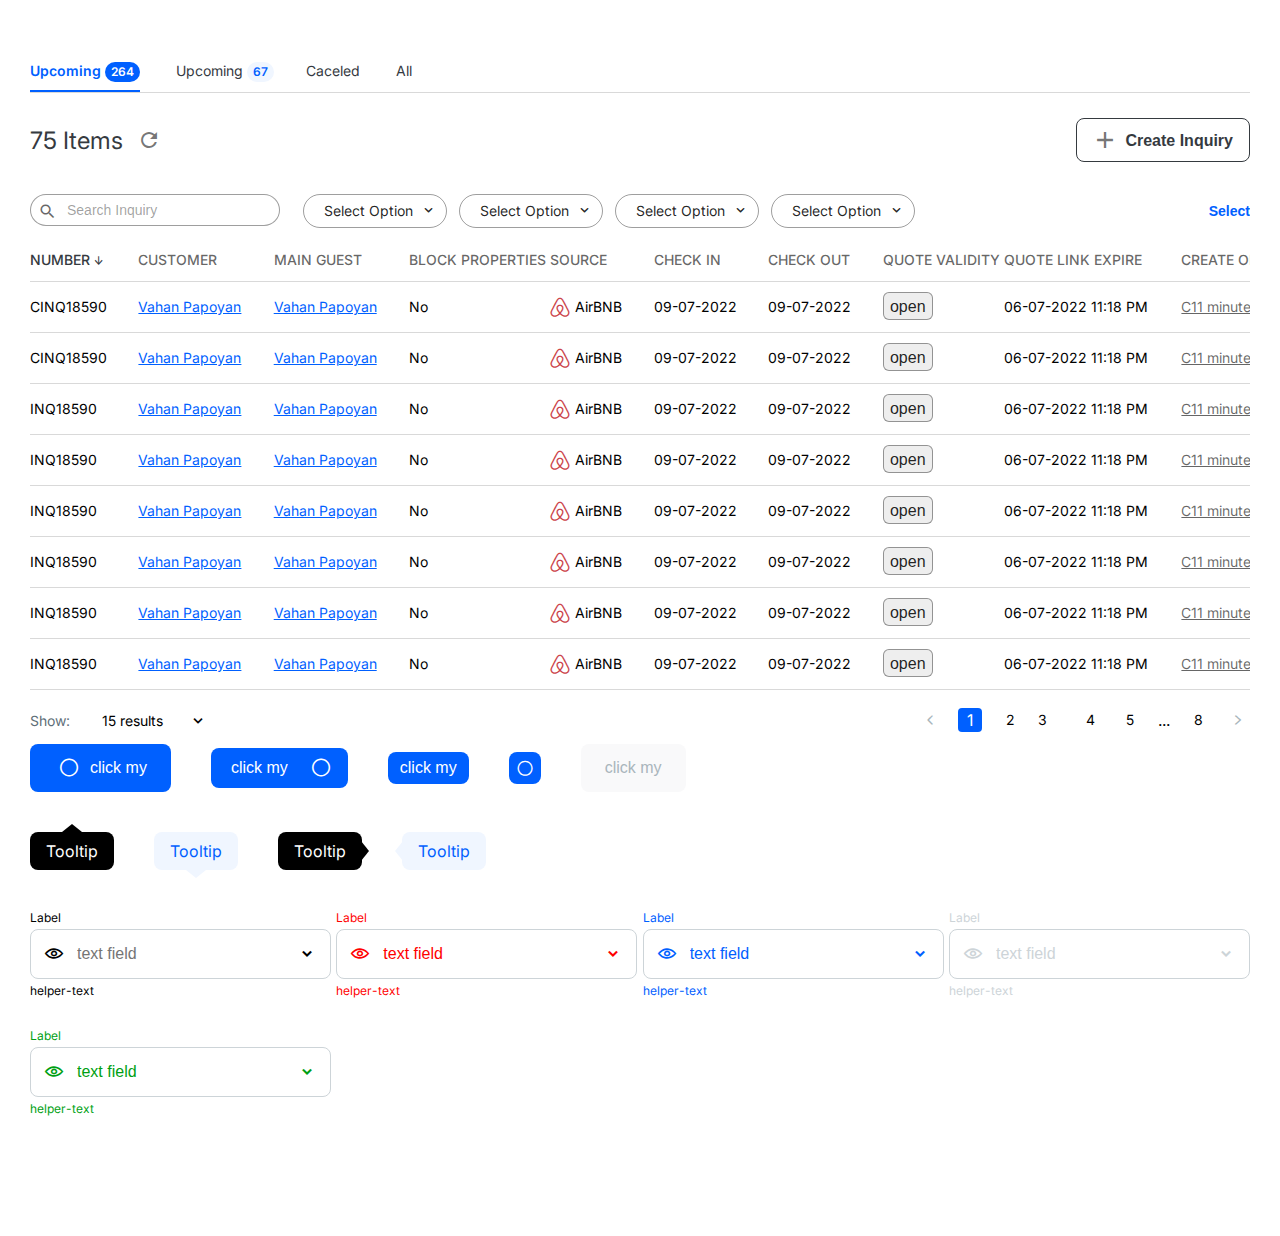
<file: index.html>
<!DOCTYPE html>
<html lang="en">
    <head>
        <meta charset="UTF-8" />
        <meta http-equiv="X-UA-Compatible" content="ie=edge" />
        <meta name="viewport" content="width=device-width,initial-scale=1" />
        <link rel="preconnect" href="https://fonts.googleapis.com" />
        <link rel="preconnect" href="https://fonts.gstatic.com" crossorigin="" />
        <link href="https://fonts.googleapis.com/css2?family=Inter:wght@400;500;600&amp;display=swap" rel="stylesheet" />
        <link rel="icon" href="example.png"/>
        <link rel="shortcut icon" href="example.ico"/>
        <title>example</title>
        <script defer="defer" src="index.3638f76966d4770aae7c.js"></script>
        <link href="main.859097f29255354d0deb.css" rel="stylesheet" />
    </head>
    <body>
        <div class="wrapper">
            <div class="center">
                <div class="tab">
                    <a class="btn btn--tab btn--tab-active dib fs14 f-bold" href="#">Upcoming <span class="btn__count dib f-bold fs12">264</span> </a>
                    <a class="btn btn--tab dib fs14" href="#">Upcoming <span class="btn__count dib f-bold fs12">67</span> </a><a class="btn btn--tab dib fs14" href="#">Caceled</a> <a class="btn btn--tab dib fs14" href="#">All</a>
                </div>
                <div class="create-box df j-spc-btwn a-center">
                    <h2 class="create-box__title"><a class="create-box__link fs24 icon-reload center-right-before pr dib" href="#">75 Items</a></h2>
                    <button class="btn btn--create f-bold pr icon-cross center-left-before" type="button">Create Inquiry</button>
                </div>
                <div class="filter-box df">
                    <div class="input-filter-box pr"><i class="pa icon-search center-left"></i> <input class="input input--search" placeholder="Search Inquiry" /></div>
                    <div class="select-box df">
                        <div class="select__wrapper pr">
                            <span class="select dib pr fs14 icon-arrow-rotate center-right-before">Select Option</span>
                            <ul class="select_list dn">
                                <li>1</li>
                                <li>2</li>
                                <li>3</li>
                            </ul>
                        </div>
                        <div class="select__wrapper pr">
                            <span class="select dib pr fs14 icon-arrow-rotate center-right-before">Select Option</span>
                            <ul class="select_list dn">
                                <li>1</li>
                                <li>2</li>
                                <li>3</li>
                            </ul>
                        </div>
                        <div class="select__wrapper pr">
                            <span class="select dib pr fs14 icon-arrow-rotate center-right-before">Select Option</span>
                            <ul class="select_list dn">
                                <li>1</li>
                                <li>2</li>
                                <li>3</li>
                            </ul>
                        </div>
                        <div class="select__wrapper pr">
                            <span class="select dib pr fs14 icon-arrow-rotate center-right-before">Select Option</span>
                            <ul class="select_list dn">
                                <li>1</li>
                                <li>2</li>
                                <li>3</li>
                            </ul>
                        </div>
                    </div>
                    <button class="btn btn--select fs14 f-bold db">Select</button>
                </div>
                <div class="scroller-block">
                    <table class="table">
                        <thead>
                            <tr>
                                <th class="pr">NUMBER <i class="icon-arrow-down fs10"></i></th>
                                <th>CUSTOMER</th>
                                <th>MAIN GUEST</th>
                                <th>BLOCK PROPERTIES</th>
                                <th>SOURCE</th>
                                <th>CHECK IN</th>
                                <th>CHECK OUT</th>
                                <th>QUOTE VALIDITY</th>
                                <th>QUOTE LINK EXPIRE</th>
                                <th>CREATE ON</th>
                                <th>ACTIONS</th>
                                <th class="pr">
                                    <button type="button"><i class="icon-setting"></i></button>
                                </th>
                            </tr>
                        </thead>
                        <tbody>
                            <tr>
                                <td>CINQ18590</td>
                                <td><a href="#">Vahan Papoyan</a></td>
                                <td><a href="#">Vahan Papoyan</a></td>
                                <td>No</td>
                                <td class="air pr icon-air center-left-before">AirBNB</td>
                                <td>09-07-2022</td>
                                <td>09-07-2022</td>
                                <td><button class="btn btn-default" type="button">open</button></td>
                                <td>06-07-2022 11:18 PM</td>
                                <td>C11 minutes ago</td>
                                <td><button class="icon-delete fs15"></button> <button class="icon-write"></button></td>
                                <td></td>
                            </tr>
                            <tr>
                                <td>CINQ18590</td>
                                <td><a href="">Vahan Papoyan</a></td>
                                <td><a href="">Vahan Papoyan</a></td>
                                <td>No</td>
                                <td class="air pr icon-air center-left-before">AirBNB</td>
                                <td>09-07-2022</td>
                                <td>09-07-2022</td>
                                <td><button class="btn btn-default" type="button">open</button></td>
                                <td>06-07-2022 11:18 PM</td>
                                <td>C11 minutes ago</td>
                                <td><button class="icon-delete"></button> <button class="icon-write"></button></td>
                                <td></td>
                            </tr>
                            <tr>
                                <td>INQ18590</td>
                                <td><a href="">Vahan Papoyan</a></td>
                                <td><a href="">Vahan Papoyan</a></td>
                                <td>No</td>
                                <td class="air pr icon-air center-left-before">AirBNB</td>
                                <td>09-07-2022</td>
                                <td>09-07-2022</td>
                                <td><button class="btn btn-default" type="button">open</button></td>
                                <td>06-07-2022 11:18 PM</td>
                                <td>C11 minutes ago</td>
                                <td><button class="icon-delete"></button> <button class="icon-write"></button></td>
                                <td></td>
                            </tr>
                            <tr>
                                <td>INQ18590</td>
                                <td><a href="">Vahan Papoyan</a></td>
                                <td><a href="">Vahan Papoyan</a></td>
                                <td>No</td>
                                <td class="air pr icon-air center-left-before">AirBNB</td>
                                <td>09-07-2022</td>
                                <td>09-07-2022</td>
                                <td><button class="btn btn-default" type="button">open</button></td>
                                <td>06-07-2022 11:18 PM</td>
                                <td>C11 minutes ago</td>
                                <td><button class="icon-delete"></button> <button class="icon-write"></button></td>
                                <td></td>
                            </tr>
                            <tr>
                                <td>INQ18590</td>
                                <td><a href="">Vahan Papoyan</a></td>
                                <td><a href="">Vahan Papoyan</a></td>
                                <td>No</td>
                                <td class="air pr icon-air center-left-before">AirBNB</td>
                                <td>09-07-2022</td>
                                <td>09-07-2022</td>
                                <td><button class="btn btn-default" type="button">open</button></td>
                                <td>06-07-2022 11:18 PM</td>
                                <td>C11 minutes ago</td>
                                <td><button class="icon-delete"></button> <button class="icon-write"></button></td>
                                <td></td>
                            </tr>
                            <tr>
                                <td>INQ18590</td>
                                <td><a href="">Vahan Papoyan</a></td>
                                <td><a href="">Vahan Papoyan</a></td>
                                <td>No</td>
                                <td class="air pr icon-air center-left-before">AirBNB</td>
                                <td>09-07-2022</td>
                                <td>09-07-2022</td>
                                <td><button class="btn btn-default" type="button">open</button></td>
                                <td>06-07-2022 11:18 PM</td>
                                <td>C11 minutes ago</td>
                                <td><button class="icon-delete"></button> <button class="icon-write"></button></td>
                                <td></td>
                            </tr>
                            <tr>
                                <td>INQ18590</td>
                                <td><a href="">Vahan Papoyan</a></td>
                                <td><a href="">Vahan Papoyan</a></td>
                                <td>No</td>
                                <td class="air pr icon-air center-left-before">AirBNB</td>
                                <td>09-07-2022</td>
                                <td>09-07-2022</td>
                                <td><button class="btn btn-default" type="button">open</button></td>
                                <td>06-07-2022 11:18 PM</td>
                                <td>C11 minutes ago</td>
                                <td><button class="icon-delete"></button> <button class="icon-write"></button></td>
                                <td></td>
                            </tr>
                            <tr>
                                <td>INQ18590</td>
                                <td><a href="">Vahan Papoyan</a></td>
                                <td><a href="">Vahan Papoyan</a></td>
                                <td>No</td>
                                <td class="air pr icon-air center-left-before">AirBNB</td>
                                <td>09-07-2022</td>
                                <td>09-07-2022</td>
                                <td><button class="btn btn-default" type="button">open</button></td>
                                <td>06-07-2022 11:18 PM</td>
                                <td>C11 minutes ago</td>
                                <td><button class="icon-delete"></button> <button class="icon-write"></button></td>
                                <td></td>
                            </tr>
                        </tbody>
                    </table>
                </div>
                <div class="show-box df a-center j-spc-btwn">
                    <div><span class="show fs14">Show:</span> <a class="result dib fs14 icon-arrow-rotate center-right-before pr" href="">15 results</a></div>
                    <ul class="pagination df a-center">
                        <li class="pagination__item pr"><a href="#" class="icon-arrow-left center-center-before pr fs16"></a></li>
                        <li class="pagination__item"><a href="#" class="pagination__link pagination__link--active tc">1</a></li>
                        <li class="pagination__item"><a href="#" class="pagination__link trans-background fs14 tc">2</a></li>
                        <li class="pagination__item"><a href="#" class="pagination__link trans-background fs14 three-dots-after-end">3</a></li>
                        <li class="pagination__item"><a href="#" class="pagination__link trans-background fs14 tc">4</a></li>
                        <li class="pagination__item"><a href="#" class="pagination__link trans-background fs14 tc">5</a></li>
                        <li class="pagination__item"><span class="pagination__link">...</span></li>
                        <li class="pagination__item"><a href="#" class="pagination__link trans-background fs14 tc">8</a></li>
                        <li class="pagination__item pr"><a href="#" class="icon-arrow-right center-center-before pr fs16"></a></li>
                    </ul>
                </div>
                <div class="button-box df a-center">
                    <button class="btn btn-primary btn-large pr" type="button"><i class="icon-circle fs24 center-left"></i> click my</button>
                    <button class="btn btn-primary icon-circle center-right-before btn-medium pr" type="button">click my</button> <button class="btn btn-primary btn-small pr" type="button">click my</button>
                    <button class="btn btn-primary btn-small icon-circle center-center-before fs20 pr" type="button"></button> <button class="btn btn-primary btn-large pr" disabled="disabled" type="button">click my</button>
                </div>
                <div class="tooltip-box df a-center">
                    <div class="tooltip tooltip-top pr">Tooltip</div>
                    <div class="tooltip tooltip-bottom tooltip-light pr">Tooltip</div>
                    <div class="tooltip tooltip-right pr">Tooltip</div>
                    <div class="tooltip tooltip-left tooltip-light pr">Tooltip</div>
                </div>
                <div class="input-box df j-spc-btwn f-wrap">
                    <div class="input-box">
                        <label class="db" for="test">Label</label>
                        <div class="pr">
                            <input class="input" id="test" placeholder="text field" /> <button class="btn btn--eye center-left icon-eye center-center-before fs24"></button>
                            <button class="btn btn--eye center-right icon-arrow-rotate center-center-before fs10"></button>
                        </div>
                        <span class="db">helper-text</span>
                    </div>
                    <div class="input-box input-box--error pr">
                        <label class="db" for="test1">Label</label>
                        <div class="pr">
                            <div class="pr">
                                <input class="input" id="test1" placeholder="text field" /> <button class="btn btn--eye center-left icon-eye center-center-before fs24"></button>
                                <button class="btn btn--dropdown icon-arrow-rotate center-right center-center-before fs10"></button>
                            </div>
                        </div>
                        <span class="db">helper-text</span>
                    </div>
                    <div class="input-box input-box--active pr">
                        <label class="db" for="test2">Label</label>
                        <div class="pr">
                            <input class="input" id="test2" placeholder="text field" /> <button class="btn btn--eye center-left icon-eye center-center-before fs24"></button>
                            <button class="btn btn--dropdown icon-arrow-rotate center-right center-center-before fs10"></button>
                        </div>
                        <span class="db">helper-text</span>
                    </div>
                    <div class="input-box input-box--disabled pr">
                        <label class="db" for="test3">Label</label>
                        <div class="pr">
                            <input class="input" id="test3" placeholder="text field" /> <button class="btn btn--eye center-left icon-eye center-center-before fs24"></button>
                            <button class="btn btn--dropdown center-right icon-arrow-rotate center-center-before fs10"></button>
                        </div>
                        <span class="db">helper-text</span>
                    </div>
                    <div class="input-box input-box--success pr">
                        <label class="db" for="test4">Label</label>
                        <div class="pr">
                            <div class="pr">
                                <input class="input" id="test4" placeholder="text field" /> <button class="btn btn--eye center-left icon-eye center-center-before fs24"></button>
                                <button class="btn btn--dropdown center-right icon-arrow-rotate center-center-before fs10"></button>
                            </div>
                        </div>
                        <span class="db">helper-text</span>
                    </div>
                </div>
            </div>
        </div>
    </body>
</html>
</file>
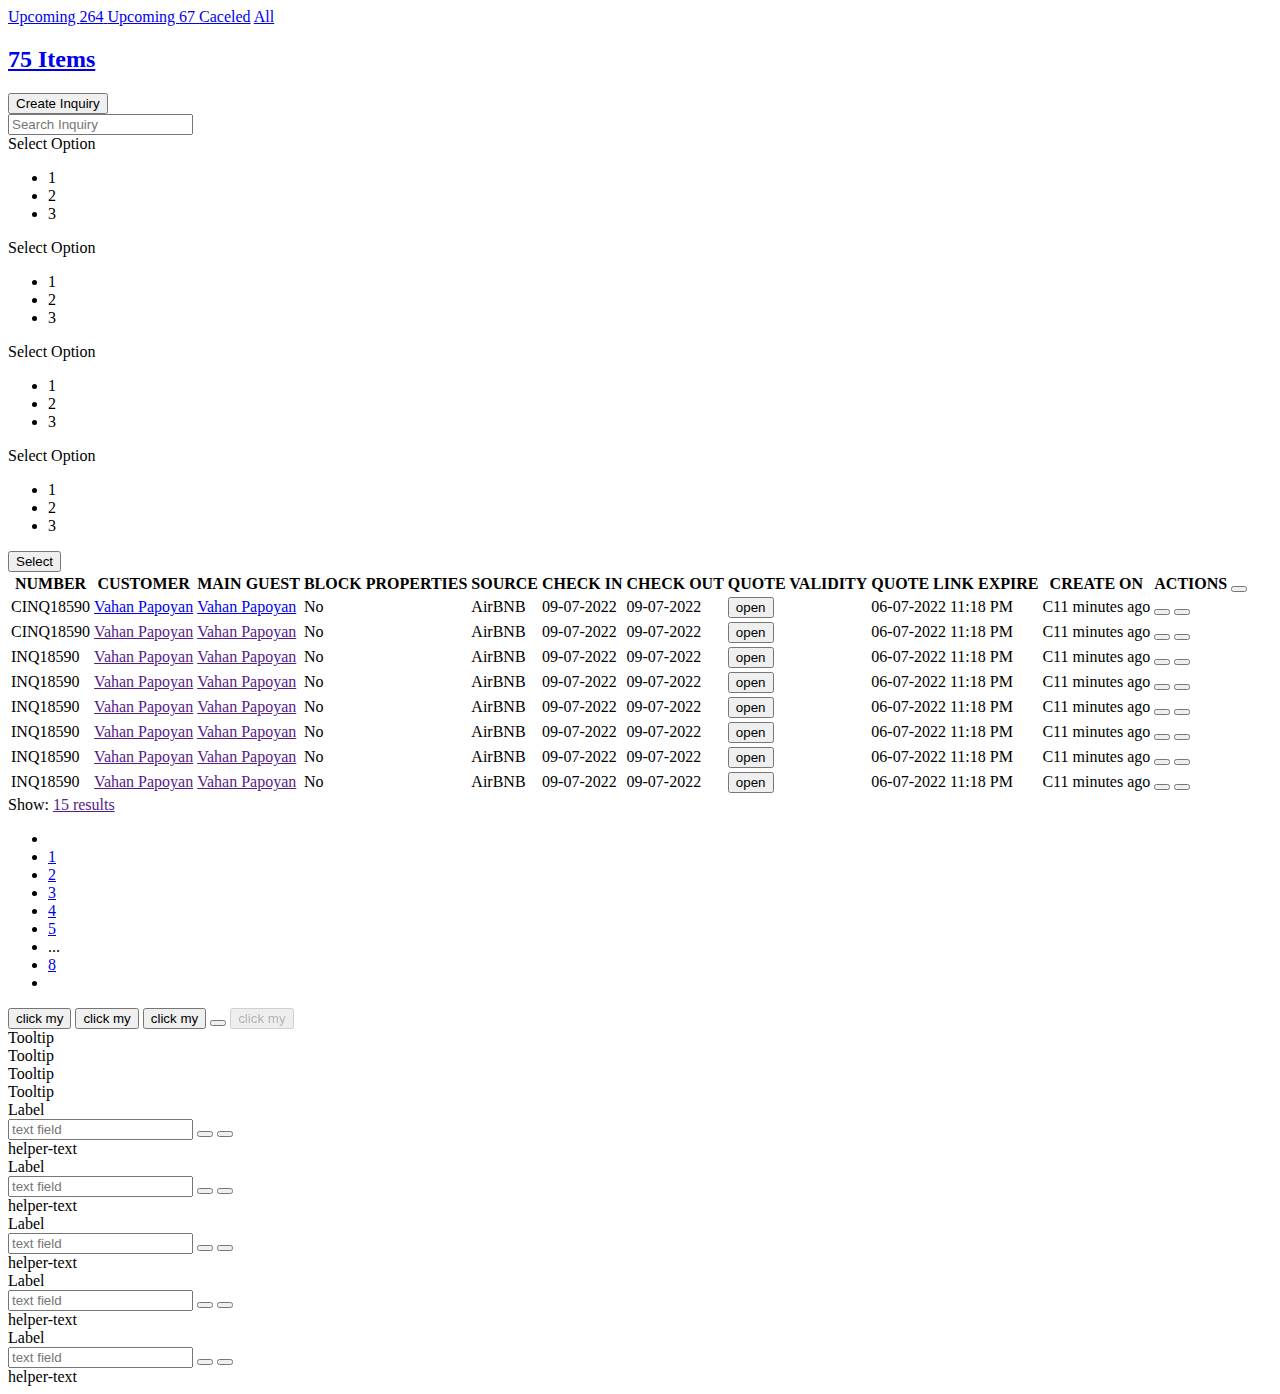
<file: src/index.html>
<!doctype html>
<html lang="en">
<head>
    <meta charset="UTF-8">
    <meta http-equiv="X-UA-Compatible" content="ie=edge">
    <meta name="viewport" content="width=device-width, initial-scale=1">
    <link rel="preconnect" href="https://fonts.googleapis.com">
    <link rel="preconnect" href="https://fonts.gstatic.com" crossorigin="">
    <link href="https://fonts.googleapis.com/css2?family=Inter:wght@400;500;600&amp;display=swap" rel="stylesheet">
    <title>example</title>
</head>
<body>
    <div class="wrapper">
        <div class="center">

            <div class="tab">
                <a class="btn btn--tab btn--tab-active dib fs14 f-bold" href="#">
                    Upcoming
                    <span class="btn__count dib f-bold fs12">264</span>
                </a>
                <a class="btn btn--tab dib fs14" href="#">
                    Upcoming
                    <span class="btn__count dib f-bold fs12">67</span>
                </a>
                <a class="btn btn--tab dib fs14" href="#">Caceled</a>
                <a class="btn btn--tab dib fs14" href="#">All</a>
            </div>

            <div class="create-box df j-spc-btwn a-center">
                <h2 class="create-box__title">
                    <a class="create-box__link fs24 icon-reload center-right-before pr dib" href="#">75 Items</a>
                </h2>

                <button class="btn btn--create f-bold pr icon-cross center-left-before" type="button">Create Inquiry</button>
            </div>

            <div class="filter-box df">
                <div class="input-filter-box pr">
                    <i class="pa icon-search center-left"></i>
                    <input class="input input--search" type="text" placeholder="Search Inquiry"/>
                </div>

                <div class="select-box df">
                    <div class="select__wrapper pr">
                        <span class="select dib pr fs14 icon-arrow-rotate center-right-before">Select Option</span>
                        <ul class="select_list dn">
                            <li>1</li>
                            <li>2</li>
                            <li>3</li>
                        </ul>
                    </div>
                    <div class="select__wrapper pr">
                        <span class="select dib pr fs14 icon-arrow-rotate center-right-before">Select Option</span>
                        <ul class="select_list dn">
                            <li>1</li>
                            <li>2</li>
                            <li>3</li>
                        </ul>
                    </div>
                    <div class="select__wrapper pr">
                        <span class="select dib pr fs14 icon-arrow-rotate center-right-before">Select Option</span>
                        <ul class="select_list dn">
                            <li>1</li>
                            <li>2</li>
                            <li>3</li>
                        </ul>
                    </div>
                    <div class="select__wrapper pr">
                        <span class="select dib pr fs14 icon-arrow-rotate center-right-before">Select Option</span>
                        <ul class="select_list dn">
                            <li>1</li>
                            <li>2</li>
                            <li>3</li>
                        </ul>
                    </div>
                </div>
                <button class="btn btn--select fs14 f-bold db">Select</button>
            </div>

            <div class="scroller-block">
               <table class="table">
                <thead>
                    <tr>
                        <th class="pr"> NUMBER <i class="icon-arrow-down fs10"></i></th>
                        <th>CUSTOMER</th>
                        <th>MAIN GUEST</th>
                        <th>BLOCK PROPERTIES</th>
                        <th>SOURCE</th>
                        <th>CHECK IN</th>
                        <th>CHECK OUT</th>
                        <th>QUOTE VALIDITY</th>
                        <th>QUOTE LINK EXPIRE</th>
                        <th>CREATE ON</th>
                        <th>ACTIONS</th>
                        <th class="pr">
                            <button type="button">
                                <i class="icon-setting"></i>
                            </button>
                        </th>
                    </tr>
                </thead>
                    <tbody>
                        <tr>
                            <td>CINQ18590</td>
                            <td>
                                <a href="#">Vahan Papoyan</a>
                            </td>
                            <td>
                                <a href="#">Vahan Papoyan</a>
                            </td>
                            <td>No</td>
                            <td class="air pr icon-air center-left-before">AirBNB</td>
                            <td>09-07-2022</td>
                            <td>09-07-2022</td>
                            <td>
                                <button class="btn btn-default" type="button">open</button>
                            </td>
                            <td>06-07-2022 11:18 PM</td>
                            <td>C11 minutes ago</td>
                            <td>
                                <button class="icon-delete fs15"></button>
                                <button class="icon-write"></button>
                            </td>
                            <td></td>
                        </tr>
                        <tr>
                            <td>CINQ18590</td>
                            <td>
                                <a href="">Vahan Papoyan</a>
                            </td>
                            <td>
                                <a href="">Vahan Papoyan</a>
                            </td>
                            <td>No</td>
                            <td class="air pr icon-air center-left-before">AirBNB</td>

                            <td>09-07-2022</td>
                            <td>09-07-2022</td>
                            <td>
                                <button class="btn btn-default" type="button">open</button>
                            </td>
                            <td>06-07-2022 11:18 PM</td>
                            <td>C11 minutes ago</td>
                            <td>
                                <button class="icon-delete"></button>
                                <button class="icon-write"></button>
                            </td>
                            <td></td>
                        </tr>
                        <tr>
                            <td>INQ18590</td>
                            <td>
                                <a href="">Vahan Papoyan</a>
                            </td>
                            <td>
                                <a href="">Vahan Papoyan</a>
                            </td>
                            <td>No</td>
                            <td class="air pr icon-air center-left-before">AirBNB</td>

                            <td>09-07-2022</td>
                            <td>09-07-2022</td>
                            <td>
                                <button class="btn btn-default" type="button">open</button>
                            </td>
                            <td>06-07-2022 11:18 PM</td>
                            <td>C11 minutes ago</td>
                            <td>
                                <button class="icon-delete"></button>
                                <button class="icon-write"></button>
                            </td>
                            <td></td>
                        </tr>
                        <tr>
                            <td>INQ18590</td>
                            <td>
                                <a href="">Vahan Papoyan</a>
                            </td>
                            <td>
                                <a href="">Vahan Papoyan</a>
                            </td>
                            <td>No</td>
                            <td class="air pr icon-air center-left-before">AirBNB</td>

                            <td>09-07-2022</td>
                            <td>09-07-2022</td>
                            <td>
                                <button class="btn btn-default" type="button">open</button>
                            </td>
                            <td>06-07-2022 11:18 PM</td>
                            <td>C11 minutes ago</td>
                            <td>
                                <button class="icon-delete"></button>
                                <button class="icon-write"></button>
                            </td>
                            <td></td>
                        </tr>
                        <tr>
                            <td>INQ18590</td>
                            <td>
                                <a href="">Vahan Papoyan</a>
                            </td>
                            <td>
                                <a href="">Vahan Papoyan</a>
                            </td>
                            <td>No</td>
                            <td class="air pr icon-air center-left-before">AirBNB</td>

                            <td>09-07-2022</td>
                            <td>09-07-2022</td>
                            <td>
                                <button class="btn btn-default" type="button">open</button>
                            </td>
                            <td>06-07-2022 11:18 PM</td>
                            <td>C11 minutes ago</td>
                            <td>
                                <button class="icon-delete"></button>
                                <button class="icon-write"></button>
                            </td>
                            <td></td>
                        </tr>
                        <tr>
                            <td>INQ18590</td>
                            <td>
                                <a href="">Vahan Papoyan</a>
                            </td>
                            <td>
                                <a href="">Vahan Papoyan</a>
                            </td>
                            <td>No</td>
                            <td class="air pr icon-air center-left-before">AirBNB</td>

                            <td>09-07-2022</td>
                            <td>09-07-2022</td>
                            <td>
                                <button class="btn btn-default" type="button">open</button>
                            </td>
                            <td>06-07-2022 11:18 PM</td>
                            <td>C11 minutes ago</td>
                            <td>
                                <button class="icon-delete"></button>
                                <button class="icon-write"></button>
                            </td>
                            <td></td>
                        </tr>
                        <tr>
                            <td>INQ18590</td>
                            <td>
                                <a href="">Vahan Papoyan</a>
                            </td>
                            <td>
                                <a href="">Vahan Papoyan</a>
                            </td>
                            <td>No</td>
                            <td class="air pr icon-air center-left-before">AirBNB</td>

                            <td>09-07-2022</td>
                            <td>09-07-2022</td>
                            <td>
                                <button class="btn btn-default" type="button">open</button>
                            </td>
                            <td>06-07-2022 11:18 PM</td>
                            <td>C11 minutes ago</td>
                            <td>
                                <button class="icon-delete"></button>
                                <button class="icon-write"></button>
                            </td>
                            <td></td>
                        </tr>
                        <tr>
                            <td>INQ18590</td>
                            <td>
                                <a href="">Vahan Papoyan</a>
                            </td>
                            <td>
                                <a href="">Vahan Papoyan</a>
                            </td>
                            <td>No</td>
                            <td class="air pr icon-air center-left-before">AirBNB</td>

                            <td>09-07-2022</td>
                            <td>09-07-2022</td>
                            <td>
                                <button class="btn btn-default" type="button">open</button>
                            </td>
                            <td>06-07-2022 11:18 PM</td>
                            <td>C11 minutes ago</td>
                            <td>
                                <button class="icon-delete"></button>
                                <button class="icon-write"></button>
                            </td>
                            <td></td>
                        </tr>
                    </tbody>
                </table>
            </div>

            <div class="show-box df a-center j-spc-btwn">
                <div>
                    <span class="show fs14">Show:</span>
                    <a class="result dib fs14 icon-arrow-rotate center-right-before pr" href="">15 results</a>
                </div>

                <ul class="pagination df a-center">
                    <li class="pagination__item pr">
                        <a href="#" class="icon-arrow-left center-center-before pr fs16"></a>
                    </li>
                    <li class="pagination__item">
                        <a href="#" class="pagination__link pagination__link--active tc">1</a>
                    </li>
                    <li class="pagination__item">
                        <a href="#" class="pagination__link trans-background fs14 tc">2</a>
                    </li>
                    <li class="pagination__item">
                        <a href="#" class="pagination__link trans-background fs14 three-dots-after-end">3</a>
                    </li>
                    <li class="pagination__item">
                        <a href="#" class="pagination__link trans-background fs14 tc">4</a>
                    </li>
                    <li class="pagination__item">
                        <a href="#" class="pagination__link trans-background fs14 tc">5</a>
                    </li>
                    <li class="pagination__item">
                        <span class="pagination__link">...</span>
                    </li>
                    <li class="pagination__item">
                        <a href="#" class="pagination__link trans-background fs14 tc">8</a>
                    </li>
                    <li class="pagination__item pr">
                        <a href="#" class="icon-arrow-right center-center-before pr fs16"></a>
                    </li>
                </ul>
            </div>

            <div class="button-box df a-center">

                <!--example1-->
                <button class="btn btn-primary btn-large pr" type="button">
                    <i class="icon-circle fs24 center-left"></i>
                    click my
                </button>

                <!--example2-->
                <button class="btn btn-primary icon-circle center-right-before btn-medium pr" type="button">click my</button>
                <button class="btn btn-primary btn-small pr" type="button">click my</button>
                <button class="btn btn-primary btn-small icon-circle center-center-before fs20 pr" type="button"></button>
                <button class="btn btn-primary btn-large pr" disabled type="button">click my</button>
            </div>

            <div class="tooltip-box df a-center">
                <div class="tooltip tooltip-top pr">Tooltip</div>
                <div class="tooltip tooltip-bottom tooltip-light pr">Tooltip</div>
                <div class="tooltip tooltip-right pr">Tooltip</div>
                <div class="tooltip tooltip-left tooltip-light pr">Tooltip</div>
            </div>

            <div class="input-box df j-spc-btwn f-wrap">
                <div class="input-box">
                    <label class="db" for="test">Label</label>
                    <div class="pr">
                        <input class="input" id="test" type="text" placeholder="text field"/>
                        <button class="btn btn--eye center-left icon-eye center-center-before fs24"></button>
                        <button class="btn btn--eye center-right icon-arrow-rotate center-center-before fs10"></button>
                    </div>
                    <span class="db">helper-text</span>
                </div>

                <div class="input-box input-box--error pr">
                    <label class="db" for="test1">Label</label>
                    <div class="pr">
                        <div class="pr">
                            <input class="input" id="test1" type="text" placeholder="text field"/>
                            <button class="btn btn--eye center-left icon-eye center-center-before fs24"></button>
                            <button class="btn btn--dropdown icon-arrow-rotate center-right center-center-before fs10"></button>
                        </div>
                    </div>
                    <span class="db">helper-text</span>
                </div>

                <div class="input-box input-box--active pr">
                    <label class="db" for="test2">Label</label>
                    <div class="pr">
                        <input class="input" id="test2" type="text" placeholder="text field"/>
                        <button class="btn btn--eye center-left icon-eye center-center-before fs24"></button>
                        <button class="btn btn--dropdown icon-arrow-rotate center-right center-center-before fs10"></button>
                    </div>
                    <span class="db">helper-text</span>
                </div>

                <div class="input-box input-box--disabled pr">
                    <label class="db" for="test3">Label</label>
                    <div class="pr">
                        <input class="input" id="test3" type="text" placeholder="text field"/>
                        <button class="btn btn--eye center-left icon-eye center-center-before fs24"></button>
                        <button class="btn btn--dropdown center-right icon-arrow-rotate center-center-before fs10"></button>
                    </div>
                    <span class="db">helper-text</span>
                </div>

                <div class="input-box input-box--success pr">
                    <label class="db" for="test4">Label</label>
                    <div class="pr">
                        <div class="pr">
                            <input class="input" id="test4" type="text" placeholder="text field"/>
                            <button class="btn btn--eye center-left icon-eye center-center-before fs24"></button>
                            <button class="btn btn--dropdown center-right icon-arrow-rotate center-center-before fs10"></button>
                        </div>
                    </div>
                    <span class="db">helper-text</span>
                </div>
            </div>
        </div>
    </div>
</body>
</html>
</file>
<file: main.859097f29255354d0deb.css>
html,body,div,span,applet,object,iframe,h1,h2,h3,h4,h5,h6,p,blockquote,pre,a,abbr,acronym,address,big,cite,code,del,dfn,em,img,ins,kbd,q,s,samp,small,strike,strong,sub,sup,tt,var,b,u,i,center,dl,dt,dd,ol,ul,li,fieldset,form,label,legend,table,caption,tbody,tfoot,thead,tr,th,td,article,aside,canvas,details,embed,figure,figcaption,footer,header,hgroup,menu,nav,output,ruby,section,summary,time,mark,audio,video{border:0;font:inherit;margin:0;padding:0;vertical-align:baseline}article,aside,details,figcaption,figure,footer,header,hgroup,menu,nav,section,main{display:block}header{left:0;top:0;width:100%;z-index:3}blockquote,q{quotes:none}blockquote:before,blockquote:after,q:before,q:after{content:"";content:none}table{border-collapse:collapse;border-spacing:0}html{-webkit-text-size-adjust:100%;-moz-text-size-adjust:100%;-ms-text-size-adjust:100%}html,body{height:100%}body{color:#000;font-family:"Inter",sans-serif}input,textarea,button{font-size:1rem;transition:all .3s ease}body.lock{overflow:hidden}input,textarea,[contenteditable]{caret-color:#000;appearance:none;-moz-appearance:none;-webkit-appearance:none;border:none;border-radius:0;box-shadow:none;margin:0;outline:0;padding:0}textarea{resize:vertical;vertical-align:middle}a{display:block;text-decoration:none;transition:color .3s ease}button{background-color:rgba(0,0,0,0);border:none;cursor:pointer;outline:0;overflow:hidden;padding:0}img{border:none;max-width:100%;vertical-align:middle}ul,ol{list-style:none}:focus{outline:0 !important}::-ms-clear{display:none}input[type=number]::-webkit-inner-spin-button,input[type=number]::-webkit-outer-spin-button{-webkit-appearance:none;margin:0}[type=button][disabled],[type=submit][disabled]{box-sizing:border-box;box-shadow:none;cursor:default;opacity:1;position:relative;transition:none}[type=button].loading,[type=submit].loading{opacity:1 !important}[type=button].loading:before,[type=submit].loading:before{bottom:0;content:"";height:16px;left:0;margin:auto;position:absolute;right:0;top:0;width:16px}i,em,.italic{font-style:italic}.cb{clear:both}.db{display:block}.dib{display:inline-block}.df{display:flex;display:-webkit-flex}.fl{float:left}.fr{float:right}.pr{position:relative}.pa{position:absolute}.pf{position:fixed}.mln{margin-left:0 !important}.tl{text-align:left}.tc{text-align:center}.tr{text-align:right}.tj{text-align:justify}.tu{text-transform:uppercase}.ver-top-box{display:inline-block;vertical-align:top}.ver-middle-box{vertical-align:middle}.mb-none{margin-bottom:0 !important}.pb-none{padding-bottom:0 !important}.a-center{align-items:center}.a-f-end{align-items:flex-end}.j-spc-btwn{justify-content:space-between}.j-f-end{justify-content:flex-end}.f-dir-clmn{flex-direction:column}.f-end{align-items:flex-end}.a-slf-end{align-self:flex-end}.j-spc-arnd{justify-content:space-around}.j-ctr{justify-content:center}.f-wrap{flex-wrap:wrap}.dn{display:none}.no-wrap{white-space:nowrap}.circle{border-radius:50%}.full-width{width:100%}.three-dots-after-end{overflow:hidden;text-overflow:ellipsis;white-space:nowrap}.center-right-before:before,.center-right,i.center-right,i.center-right:before,.center-left-before:before,.center-left,i.center-left,i.center-left:before{position:absolute;top:50%;transform:translateY(-50%)}.center-right-before:before,.center-right,i.center-right,i.center-right:before{right:0}.center-left-before:before,.center-left,i.center-left,i.center-left:before{left:0}.center-center-before:before,.center-center{position:absolute;left:50%;top:50%;transform:translate(-50%, -50%)}.center-horizontal{left:0;margin:0 auto;position:absolute;right:0}.center-vertical{bottom:0;margin:auto 0;position:absolute;top:0}.center{margin:0 auto;max-width:1480px;padding:0 30px}.clear-fix:after{content:"";clear:both;display:block}.select-none{-webkit-user-select:none;-moz-user-select:none;-o-user-select:none;user-select:none}.table{display:table;height:100%;width:100%}.table-cell{display:table-cell;vertical-align:middle}.scroller-block{overflow:auto;-webkit-overflow-scrolling:touch}body::-webkit-scrollbar-thumb,body::-webkit-scrollbar-track,body::-webkit-scrollbar,.scroller-block::-webkit-scrollbar-thumb,.scroller-block::-webkit-scrollbar-track,.scroller-block::-webkit-scrollbar{background-color:#fff;height:4px;width:0}.modal::-webkit-scrollbar-thumb,.modal::-webkit-scrollbar-track,.modal::-webkit-scrollbar,body::-webkit-scrollbar-thumb,body::-webkit-scrollbar-track,body::-webkit-scrollbar{width:5px}body::-webkit-scrollbar-thumb,.scroller-block::-webkit-scrollbar-thumb{background-color:#0060ff;border-radius:5px}.trans-color{transition:color .3s ease}.trans-background{transition:background .3s ease}.trans-opacity{transition:opacity .3s ease}input:-webkit-autofill,input:-webkit-autofill:hover,input:-webkit-autofill:focus,input:-webkit-autofill:active{-webkit-transition-delay:9999s;-webkit-transition:color 9999s ease-out,background-color 9999s ease-out}.form-error .form-error-text{display:block}.form-error .form-error-text:not(:empty){padding-top:7px}.fs0{font-size:0rem}.fs10{font-size:0.625rem}.fs11{font-size:0.6875rem}.fs12{font-size:0.75rem}.fs13{font-size:0.8125rem}.fs14{font-size:0.875rem}.fs15{font-size:0.9375rem}.fs16{font-size:1rem}.fs17{font-size:1.0625rem}.fs18{font-size:1.125rem}.fs19{font-size:1.1875rem}.fs20{font-size:1.25rem}.fs21{font-size:1.3125rem}.fs22{font-size:1.375rem}.fs23{font-size:1.4375rem}.fs24{font-size:1.5rem}.fs25{font-size:1.5625rem}.fs26{font-size:1.625rem}.fs27{font-size:1.6875rem}.fs28{font-size:1.75rem}.fs29{font-size:1.8125rem}.fs30{font-size:1.875rem}.f-light{font-weight:400}.f-regular{font-weight:500}.f-bold{font-weight:600}.btn--tab{color:#353a3f;line-height:22px;padding-bottom:8px}.btn--tab:not(:last-child){margin-right:32px}.btn--tab .btn__count{background-color:#f0f6ff;border-radius:64px;color:#0060ff;height:20px;line-height:20px;padding:0 6px}.btn--tab-active{border-bottom:2px solid #0060ff;color:#0060ff}.btn--tab-active .btn__count{background-color:#0060ff;color:#fff}.btn--create{border:1px solid #353a3f;border-radius:8px;color:#353a3f;height:44px;line-height:44px;padding:0 16px 0 48px}.btn--create:before{left:20px;color:rgba(0,0,0,.54)}.btn--select{color:#0060ff;margin-left:auto}.btn-default{background:#eee;height:28px;line-height:28px;padding:0 6px;border:1px solid rgba(0,0,0,.38);border-radius:6px;color:rgba(0,0,0,.87)}.btn-large{height:48px;line-height:48px}.btn-medium{height:40px;line-height:40px}.btn-large,.btn-medium{color:#fff;border-radius:8px;padding:0 24px;margin-right:40px}.btn-small{color:#fff;border-radius:8px;padding:0 12px;margin-right:40px}.btn-small{min-height:32px;min-width:32px;line-height:30px}.btn-primary{background-color:#0060ff}.btn--eye,.btn--dropdown{height:50px;width:48px}.btn--eye:before,.btn--dropdown:before{font-weight:bold !important}.btn:disabled{background-color:#f9f9fa;color:#a9b5bc;-webkit-user-select:none;-moz-user-select:none;user-select:none;pointer-events:none}.btn:disabled:before,.btn:disabled:after{border-color:#a9b5bc;color:#a9b5bc}.wrapper{padding:60px 0}.tab{border-bottom:1px solid #d9d9d9;margin-bottom:25px}.create-box{margin-bottom:32px}.create-box__link{color:#353a3f;padding-right:34px}.create-box__link:before{font-size:1rem;color:rgba(0,0,0,.54)}.show-box{height:48px}.filter-box{margin-bottom:20px}.filter-box .icon-search{color:rgba(0,0,0,.6);font-size:15px;left:10px}.input-filter-box{margin-right:23px}.select__wrapper i{right:13px}.select__wrapper:not(:last-child){margin-right:12px}.show{color:#5e6e78;margin-right:28px}.result{color:#000;padding-right:40px}.result:before{font-size:10px}.button-box button:first-child{padding:0 24px 0 60px}.button-box button:first-child i{left:27px}.button-box button:nth-child(2){padding:0 60px 0 20px}.button-box button:nth-child(2):before{font-size:1.5rem;right:15px}@font-face{font-family:"icons";src:url([data-uri]) format("truetype");font-weight:normal;font-style:normal;font-display:block}[class^=icon-]:before,[class*=" icon-"]:before{font-family:"icons" !important}[class^=icon-]:before,[class*=" icon-"]:before{speak:never;font-style:normal;font-weight:normal;font-feature-settings:normal;font-variant:normal;text-transform:none;line-height:1;-webkit-font-smoothing:antialiased;-moz-osx-font-smoothing:grayscale}.icon-air:before{content:"";color:#cb444a}.icon-arrow-down:before{content:""}.icon-arrow-left:before{content:""}.icon-arrow-right:before{content:""}.icon-arrow-rotate:before{content:""}.icon-circle:before{content:""}.icon-cross:before{content:""}.icon-delete:before{content:""}.icon-eye:before{content:""}.icon-reload:before{content:""}.icon-search:before{content:""}.icon-setting:before{content:""}.icon-write:before{content:""}.btn-primary:hover{background-color:#003080}.select{border:1px solid rgba(0,0,0,.38);border-radius:100px;cursor:pointer;color:rgba(0,0,0,.87);height:32px;line-height:32px;padding:0 33px 0 20px}.select:before{font-size:0.5625rem;line-height:6px;right:13px}.input--search{border-radius:100px;border:1px solid rgba(0,0,0,.38);box-sizing:border-box;height:32px;max-width:250px;padding:0 36px 0}.input--search::-moz-placeholder{font-size:0.875rem;color:rgba(0,0,0,.38)}.input--search::placeholder{font-size:0.875rem;color:rgba(0,0,0,.38)}.input:focus{border-color:inherit !important}.input-box{margin-bottom:30px}.input-box .input{padding:0 46px;border-radius:8px;height:48px;line-height:48px;border:1px solid #cdd4d8;margin:4px 0}.input-box span,.input-box label{font-size:0.75rem}.input-box--active *{color:#0060ff;border-color:#0060ff}.input-box--active *::-webkit-input-placeholder{color:#0060ff}.input-box--disabled *{color:#cdd4d8;border-color:#cdd4d8;-webkit-user-select:none;-moz-user-select:none;user-select:none;pointer-events:none}.input-box--disabled *::-webkit-input-placeholder{color:#cdd4d8}.input-box--error *{color:red;border-color:red}.input-box--error *::-webkit-input-placeholder{color:red}.input-box--success *{color:#009f13;border-color:#009f13}.input-box--success *::-webkit-input-placeholder{color:#009f13}.tooltip{background-color:#000;border-radius:8px;color:#fff;height:38px;line-height:38px;margin:40px 40px 40px 0;padding:0 16px}.tooltip-dark{background-color:#000;color:#fff}.tooltip-dark:before{border-bottom-color:#000 !important}.tooltip-light{background-color:#f0f6ff;color:#0060ff}.tooltip-light:before{border-bottom-color:#f0f6ff !important}.tooltip-top:before,.tooltip-bottom:before,.tooltip-left:before,.tooltip-right:before{content:"";position:absolute;width:0;height:0;border-width:0 10px 8px 10px;border-color:rgba(0,0,0,0) rgba(0,0,0,0) #000 rgba(0,0,0,0);border-style:solid}.tooltip-top:before,.tooltip-bottom:before{left:calc(50% - 10px)}.tooltip-top:before{top:-8px}.tooltip-bottom:before{bottom:-8px;transform:rotate(180deg)}.tooltip-right:before,.tooltip-left:before{top:calc(50% - 4px)}.tooltip-right:before{right:-13px;transform:rotate(90deg)}.tooltip-left:before{left:-13px;transform:rotate(-90deg)}.table{font-size:0.875rem;margin-bottom:6px;width:100%;min-width:1390px}.table tr{border-bottom:1px solid #d9d9d9}.table tr th:last-child{text-align:right}.table th{color:#353a3f;text-align:left;height:24px;line-height:24px;padding-bottom:8px;font-weight:500}.table th:not(:first-child){color:rgba(0,0,0,.6)}.table td{padding:0 28px 0 0;height:50px;line-height:50px}.table td i{font-size:1.25rem}.table td:nth-last-of-type(3){text-decoration:underline;color:rgba(0,0,0,.6)}.table td:nth-last-of-type(2) button:first-child{margin-right:5px}.table td.air{padding-left:25px}.table td.air:before{font-size:1.25rem}.table td a{color:#0060ff;text-decoration:underline}.table .icon-delete,.table .icon-write{color:rgba(0,0,0,.54)}.table .icon-settings{color:#353a3f}.pagination__item:not(:last-child){margin-right:16px}.pagination .icon-arrow-right,.pagination .icon-arrow-left{color:#a9b5bc;width:24px;height:24px}.pagination__link{color:#000;height:24px;border-radius:4px;line-height:24px;width:24px}.pagination__link--active{background-color:#0060ff;color:#fff;cursor:default}
</file>
